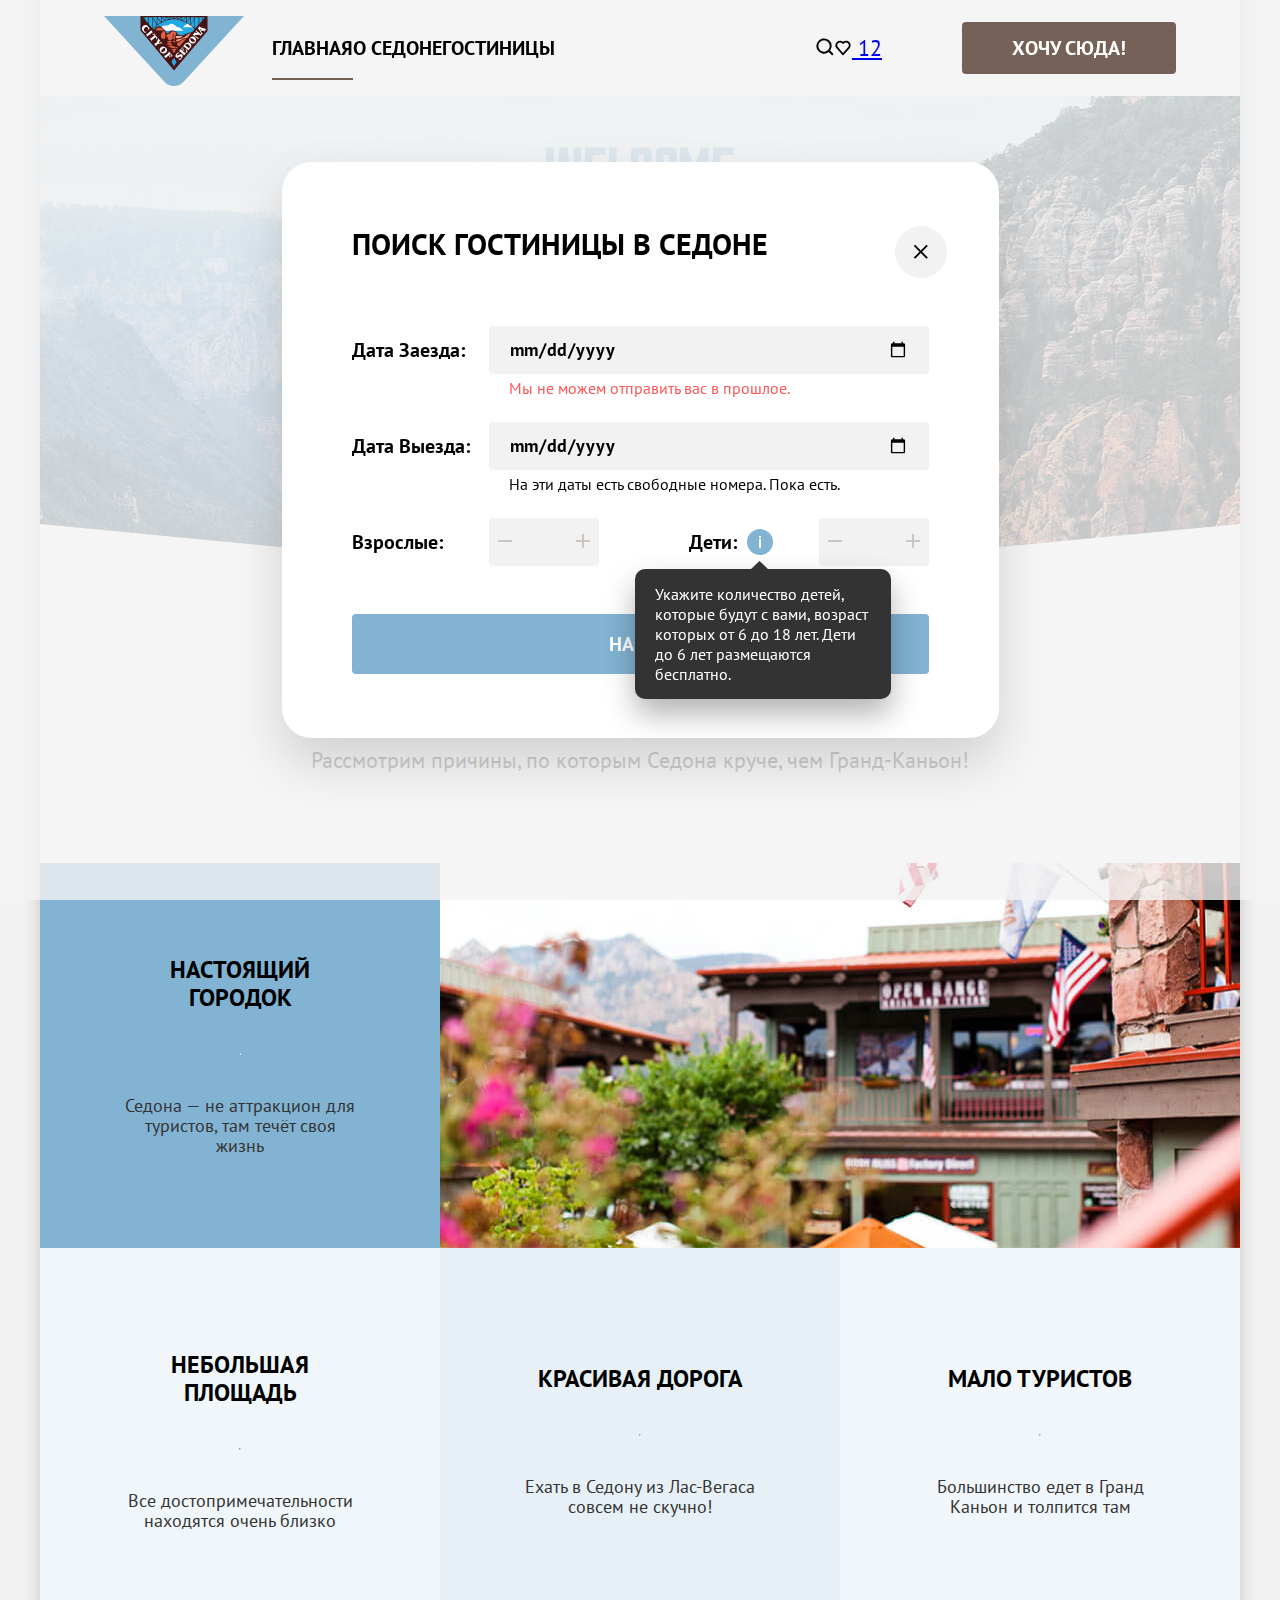
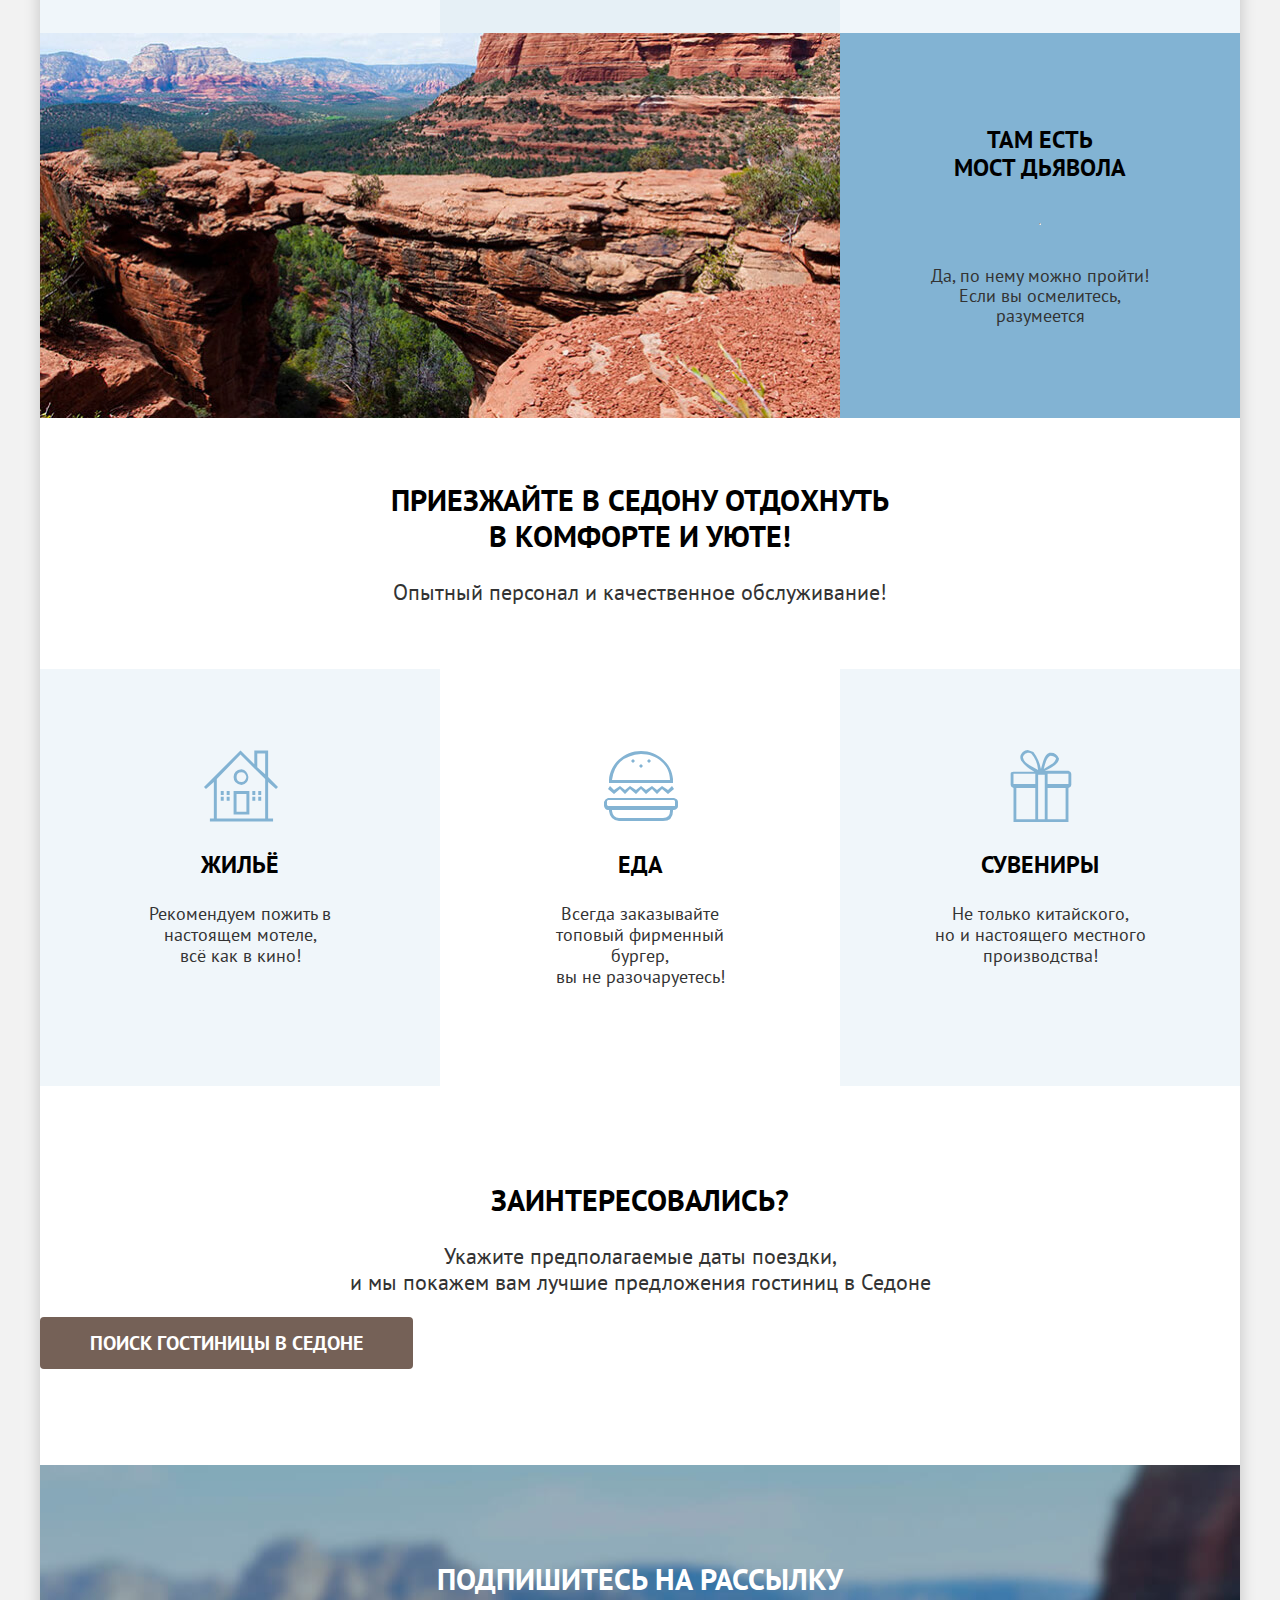
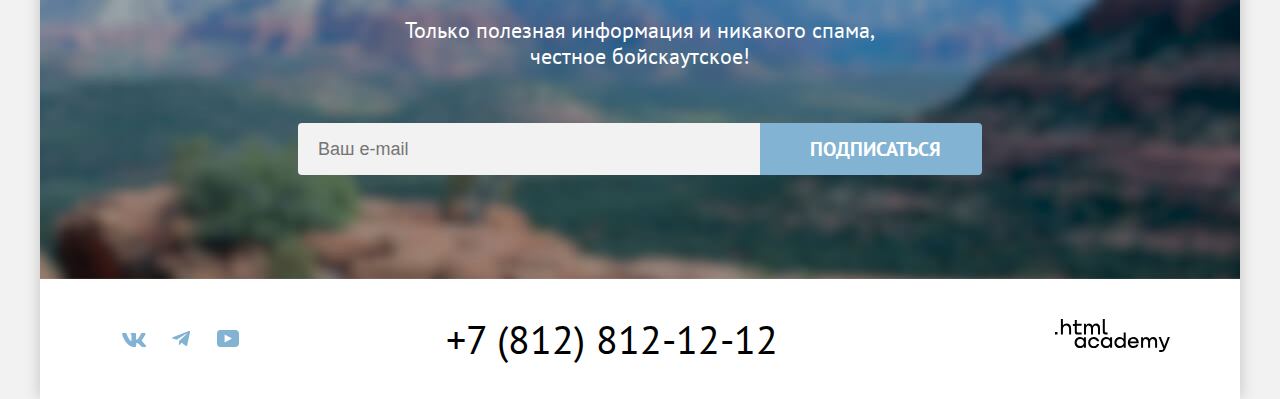
<file: index.html>
<!DOCTYPE html>
<html lang="ru">

  <head>
    <meta charset="utf-8">
    <title>HTML Academy: Sedona</title>

    <link rel="stylesheet" href="styles/button-styles.css">
    <link rel="stylesheet" href="styles/modal.css">
    <link rel="stylesheet" href="styles/styles.css">
  </head>

  <body>
    <header class="page-header">
      <nav class="navigation">
        <a class="navigation-logo-link" href="index.html" aria-current="page">
          <img class="navigation-logo" src="images/logo sedona.svg" width="140" height="70" alt="Логотип Sedona">
        </a>
        <ul class="navigation-list">
          <li class="navigation-item">
            <a class="navigation-link navigation-link-current" href="index.html" aria-current="page">Главная</a>
          </li>
          <li class="navigation-item">
            <a class="navigation-link" href="#">О Седоне</a>
          </li>
          <li class="navigation-item">
            <a class="navigation-link" href="catalog.html">Гостиницы</a>
          </li>
        </ul>

        <ul class="navigation-user-list">
          <li class="navigation-user-item">
            <a class="navigation-user-link" href="#">
              <span class="visually-hidden">Поиск</span>
              <img class="navigation-user-icon" src="images/search.svg" width="19" height="19" alt="Поиск">
            </a>
          </li>
          <li class="navigation-user-item">
            <a class="navigation-user-link" href="#">
              <span class="visually-hidden">В избранном:</span>
              <img class="navigation-user-icon" src="images/heart.svg" width="18" height="17" alt="Избранное">
              <span class="count">12</span>
            </a>
          </li>
        </ul>

        <ul class="navigation-button-list">
          <li class="navigation-button-item">
            <a class="button navigation-button" href="#">Хочу сюда!</a>
          </li>
        </ul>
      </nav>
    </header>

    <main class="main-index">
      <section class="hero">
        <h1 class="visually-hidden">Седона</h1>
        <img class="hero-title" src="images/welcome.svg" width="458" height="352"
          alt="Welcome to the gorgeous Sedona, because the Grand Canyon sucks!">
      </section>

      <section class="advantages">
        <div class="advantages-intro">
          <h2 class="advantages-title">Седона — небольшой городок в Аризоне, <br>заслуживающий большего!</h2>
          <p class="advantages-description">Рассмотрим причины, по которым Седона круче, чем Гранд-Каньон!</p>
        </div>
        <ul class="advantages-list">
          <li class="advantages-item">
            <div class="advantages-item-text">
              <h3 class="advantages-item-title">Настоящий городок</h3>
              <hr class="advantages-line">
              <p class="advantages-item-description">Седона — не аттракцион для туристов, там течёт своя жизнь</p>
            </div>
            <img class="advantages-item-picture" src="images/true city.jpg" width="800" height="385"
              alt="Часть города Седона">
          </li>
          <li class="advantages-item">
            <div class="advantages-item-text">
              <h3 class="advantages-item-title">Небольшая площадь</h3>
              <hr class="advantages-line">
              <p class="advantages-item-description">Все достопримечательности <br>находятся очень близко</p>
            </div>
          </li>
          <li class="advantages-item">
            <div class="advantages-item-text">
              <h3 class="advantages-item-title">Красивая дорога</h3>
              <hr class="advantages-line">
              <p class="advantages-item-description">Ехать в Седону из Лас-Вегаса <br>совсем не скучно!</p>
            </div>
          </li>
          <li class="advantages-item">
            <div class="advantages-item-text">
              <h3 class="advantages-item-title">Мало туристов</h3>
              <hr class="advantages-line">
              <p class="advantages-item-description">Большинство едет в Гранд <br>Каньон и толпится там</p>
            </div>
          </li>
          <li class="advantages-item">
            <img class="advantages-item-picture" src="images/diablo brige.jpg" width="800" height="385"
              alt="Мост дьявола">
            <div class="advantages-item-text">
              <h3 class="advantages-item-title">Там есть <br>мост дьявола</h3>
              <hr class="advantages-line">
              <p class="advantages-item-description">Да, по нему можно пройти! Если вы осмелитесь, разумеется</p>
            </div>
          </li>
        </ul>
      </section>

      <section class="services">
        <div class="services-intro">
          <h2 class="services-title">Приезжайте в Седону отдохнуть <br>в комфорте и уюте!</h2>
          <p class="services-description">Опытный персонал и качественное обслуживание!</p>
        </div>
        <ul class="services-list">
          <li class="services-item">
            <img class="services-icons" src="images/House.svg" width="75" height="72" alt="Уют">
            <h3 class="services-item-title">Жильё</h3>
            <p class="services-item-description">Рекомендуем пожить в настоящем мотеле, <br>всё как в кино!</p>
          </li>
          <li class="services-item">
            <img class="services-icons" src="images/Burger.svg" width="75" height="72" alt="Бургер">
            <h3 class="services-item-title">Еда</h3>
            <p class="services-item-description">Всегда заказывайте топовый фирменный бургер, <br>вы не разочаруетесь!
            </p>
          </li>
          <li class="services-item">
            <img class="services-icons" src="images/Gift-icon.svg" width="75" height="72" alt="Сувенир">
            <h3 class="services-item-title">Сувениры</h3>
            <p class="services-item-description">Не только китайского, <br>но и настоящего местного производства!</p>
          </li>
        </ul>
      </section>

      <section class="booking">
        <h2 class="booking-title">Заинтересовались?</h2>
        <p class="booking-description">Укажите предполагаемые даты поездки, <br>и мы покажем вам лучшие предложения
          гостиниц в Седоне</p>
        <button class="button booking-button" type="button">Поиск гостиницы в Седоне</button>
      </section>

      <section class="subscribe subscribe-with-bg">
        <h2 class="subscribe-title">Подпишитесь на рассылку</h2>
        <p class="subscribe-description">Только полезная информация и никакого спама, <br>честное бойскаутское!</p>
        <form class="subscribe-form" action="https://echo.htmlacademy.ru/" method="post">
          <label class="visually-hidden" for="user-email">Укажите ваш e-mail</label>
          <input class="subscribe-input" type="email" name="user-email" id="user-email" placeholder="Ваш e-mail"
            required>
          <button class="button secondary subscribe-button" type="submit">Подписаться</button>
        </form>
      </section>
    </main>


    <footer class="page-footer">
      <div class="page-footer-container">
        <div class="footer-social-block">
          <h3 class="visually-hidden">Социальные сети</h3>
          <ul class="social-list">
            <li class="social-item">
              <a class="button-social" href="https://vk.com/htmlacademy">
                <span class="visually-hidden">vk</span>
                <svg class="social-svg" xmlns="http://www.w3.org/2000/svg" width="24" height="14" fill="none"
                  viewBox="0 0 24 14">
                  <path fill="#83b3d3" fill-rule="evenodd"
                    d="M23.5 1q.3-1-.8-1H20q-1 0-1.1.7S17.6 4 15.7 6q-1 .8-1.3.8T14 6V.9q0-.9-.7-.9H9.2q-.7 0-.7.6c0 .6 1 .8 1 2.5V7q0 1.1-.5 1c-.9 0-3-3.2-4.3-6.9q-.2-1-1.2-1H1q-1 0-.9.7c0 .7.9 4.1 4.1 8.6 2.2 3 5.3 4.7 8 4.7 1.7 0 2-.4 2-1v-2.3q-.1-1 .6-.9c.4 0 1 .2 2.6 1.7 1.8 1.7 2.1 2.5 3.1 2.5H23q1.3 0 1-1.1-.5-1.1-2.3-3L20 8q-.5-.6 0-1.1s3.2-4.4 3.5-6"
                    clip-rule="evenodd" />
                </svg>
              </a>
            </li>
            <li class="social-item">
              <a class="button-social" href="https://t.me/htmlacademy ">
                <span class="visually-hidden">telegram</span>
                <svg class="social-svg" xmlns="http://www.w3.org/2000/svg" width="18" height="16" fill="none"
                  viewBox="0 0 18 16">
                  <path fill="#83b3d3"
                    d="M16.8.1.8 6.2Q-.6 7 .6 7.6l4.1 1.2 9.5-6q1-.2.5.2l-7.6 7-.3 4.2q.5 0 .8-.4l2-2 4.1 3q1.2.8 1.5-.6L18 1.4c.3-1.1-.4-1.6-1.1-1.3" />
                </svg>
              </a>
            </li>
            <li class="social-item">
              <a class="button-social" href="https://www.youtube.com/user/htmlacademyru">
                <span class="visually-hidden">youtube</span>
                <svg class="social-svg" xmlns="http://www.w3.org/2000/svg" width="22" height="17" fill="none"
                  viewBox="0 0 22 17">
                  <path fill="#83b3d3"
                    d="M18.6 0H3.2C1.3 0 0 1.6 0 3.4v10c0 2 1.3 3.6 3.2 3.6h15.6c1.7 0 3.2-1.6 3.2-3.4V3.4C21.8 1.6 20.5 0 18.6 0m-11 12.5v-8l7.4 4z" />
                </svg>
              </a>
            </li>
          </ul>
        </div>
        <div class="footer-tel-block">
          <h3 class="visually-hidden">Телефон</h3>
          <a class="phone-number" href="tel:+78128121212">+7 (812) 812-12-12</a>
        </div>
        <div class="footer-academy-block">
          <h3 class="visually-hidden">Сайт академии</h3>
          <a class="htmlacademy-link" href="https://echo.htmlacademy.ru/">
            <svg class="logo-html-academy" xmlns="http://www.w3.org/2000/svg" width="115" height="33" fill="none"
              viewBox="0 0 115 33">
              <path fill="#000"
                d="M0 12.9v2.6h2.5v-2.6zM11.6 4.5Q9.2 4.6 8 6.2h-.1V0h-2v15.5h2v-5.3c0-2.1 1.3-3.6 3.3-3.6 1.8 0 2.9 1.4 2.9 3.2v5.7h2V9.4c.1-3-1.8-4.9-4.5-4.9M26.6 4.8h-4.8V1.1h-2v3.8h-1.9v2h1.9v6q0 2.6 2.7 2.7h4.1v-2h-3.7q-1 0-1.1-1.1V6.8h4.8zM41.1 4.6q-2.5 0-3.5 2.1h-.1a4 4 0 0 0-3.4-2.1Q32 4.8 31 6.4h-.1V4.8H29v10.6h2V10c0-2 1-3.5 2.6-3.5q2.3.1 2.4 2.6v6.3h2V9.8c0-2.4 1.4-3.3 2.6-3.3q2.3.1 2.4 2.6v6.3h2V8.9c.1-2.5-1.4-4.3-3.9-4.3M47.8 12.7q0 2.6 2.8 2.7h2v-2h-1.7q-1 0-1.1-1.1V0h-2zM28.9 19.7a5 5 0 0 0-3.9-1.8c-3.1 0-5.4 2.3-5.4 5.6s2.3 5.6 5.4 5.6q2.7-.1 3.8-1.9h.1v1.6h2V18.2h-2zm-3.6 7.4a3.5 3.5 0 0 1-3.6-3.6c0-2 1.4-3.6 3.6-3.6s3.6 1.6 3.6 3.6c0 1.9-1.4 3.6-3.6 3.6M44.2 22c-.5-2.4-2.6-4.1-5.4-4.1a5.4 5.4 0 0 0-5.6 5.6c0 3.1 2.2 5.6 5.6 5.6 2.8 0 4.9-1.8 5.4-4.2h-2.1a3.4 3.4 0 0 1-3.3 2.3 3.5 3.5 0 0 1-3.6-3.6c0-2 1.4-3.6 3.6-3.6q2.5.2 3.3 2.2h2.1zM55.1 19.7a5 5 0 0 0-3.9-1.8c-3.1 0-5.4 2.3-5.4 5.6s2.3 5.6 5.4 5.6q2.7-.1 3.8-1.9h.1v1.6h2V18.2h-2zm-3.6 7.4a3.5 3.5 0 0 1-3.6-3.6c0-2 1.4-3.6 3.6-3.6s3.6 1.6 3.6 3.6c0 1.9-1.5 3.6-3.6 3.6M68.7 19.8a5 5 0 0 0-3.9-1.9c-3.1 0-5.4 2.3-5.4 5.6s2.2 5.6 5.4 5.6q2.6-.1 3.8-1.8h.1v1.5h2V13.4h-2zm-3.6 7.3a3.5 3.5 0 0 1-3.6-3.6c0-2 1.4-3.6 3.6-3.6s3.6 1.6 3.6 3.6c-.1 2-1.5 3.6-3.6 3.6M78.3 17.9a5.4 5.4 0 0 0-5.5 5.6c0 3 2.1 5.6 5.5 5.6 2.5 0 4.5-1.3 5.2-3.6h-2.1q-.8 1.6-3 1.6c-1.9 0-3.3-1.3-3.4-2.9h8.8c.2-3.6-2-6.3-5.5-6.3m0 1.9q2.7.1 3.3 2.6h-6.5a3 3 0 0 1 3.2-2.6M98.2 17.9a4 4 0 0 0-3.6 2h-.1q-1-1.9-3.4-2-2.2 0-3.1 1.8v-1.5h-1.9v10.6h2v-5.4q.1-3.2 2.6-3.5 2.3.1 2.4 2.6v6.3h2v-5.6c0-2.4 1.4-3.3 2.6-3.3q2.3.1 2.4 2.6v6.3h2v-6.5c.1-2.6-1.4-4.4-3.9-4.4M109.4 27l-3.6-8.9h-2.2l4.8 11.6q-.3 1.3-1.7 1.2h-2.5v2h2.5q2.6 0 3.5-2.6l4.7-12.2h-2.1z" />
            </svg>
          </a>
        </div>
      </div>
    </footer>

    <div class="modal-container">
      <div class="modal modal-booking">
        <button class="modal-close-button">
          <span class="visually-hidden">Закрыть</span>
        </button>
        <section class="modal-content">
          <h2 class="modal-title">Поиск гостиницы в Седоне</h2>
          <form class="booking-form">
            <div class="start-date-container">
              <h3 class="booking-input-title">Дата заезда:</h3>
              <label class="visually-hidden" for="start-date">Дата заезда</label>
              <input class="date-field past-date" placeholder="" type="date" name="start-date" id="start-date" required>
            </div>

            <div class="end-date-container">
              <h3 class="booking-input-title">Дата выезда:</h3>
              <label class="visually-hidden">Дата выезда</label>
              <input class="date-field available" placeholder="" type="date" name="end-date" id="end-date" required>
            </div>

            <div class="people-container">
              <div class="adults-container">
                <h3 class="booking-input-title">Взрослые:</h3>
                <label class="visually-hidden">Взрослые</label>
                <div class="counter">
                  <button class="counter-button minus-button"><svg width="20" height="20" viewBox="0 0 20 20"
                      fill="none" xmlns="http://www.w3.org/2000/svg">
                      <path d="M3 9V11H17V9H3Z" fill="#756157" fill-opacity="0.3" />
                    </svg></button>
                  <input class="counter-number" type="number" name="counter-number" id="counter-number">
                  <button class="counter-button plus-button"><svg width="20" height="20" viewBox="0 0 20 20" fill="none"
                      xmlns="http://www.w3.org/2000/svg">
                      <path d="M17 9H11V3H9V9H3V11H9V17H11V11H17V9Z" fill="#756157" fill-opacity="0.3" />
                    </svg></button>
                </div>
              </div>

              <div class="children-container">
                <h3 class="booking-input-title">Дети:</h3>
                <div class="tooltip">
                  <button class="tooltip-toggle" type="button">
                    <svg class="info-svg" width="26" height="26" viewBox="0 0 26 26" fill="none"
                      xmlns="http://www.w3.org/2000/svg">
                      <circle cx="13" cy="13" r="13" fill="#83B3D3" />
                      <path fill-rule="evenodd" clip-rule="evenodd" d="M12 7H14V9H12V7ZM14 19H12V10H14V19Z"
                        fill="white" />
                    </svg>
                  </button>
                  <span class="tooltip-text">
                    Укажите количество детей, которые будут с вами, возраст которых от 6 до 18 лет. Дети до 6 лет
                    размещаются бесплатно.
                  </span>
                </div>
                <label class="visually-hidden">Дети</label>
                <div class="counter">
                  <button class="counter-button minus-button"><svg width="20" height="20" viewBox="0 0 20 20"
                      fill="none" xmlns="http://www.w3.org/2000/svg">
                      <path d="M3 9V11H17V9H3Z" fill="#756157" fill-opacity="0.3" />
                    </svg></button>
                  <input class="counter-number" type="number" name="counter-number" id="counter-number">
                  <button class="counter-button plus-button"><svg width="20" height="20" viewBox="0 0 20 20" fill="none"
                      xmlns="http://www.w3.org/2000/svg">
                      <path d="M17 9H11V3H9V9H3V11H9V17H11V11H17V9Z" fill="#756157" fill-opacity="0.3" />
                    </svg></button>
                </div>
              </div>
            </div>

            <button class="button secondary booking-search-button" type="submit">Найти</button>
          </form>
        </section>
      </div>
    </div>

  </body>

</html>
</file>
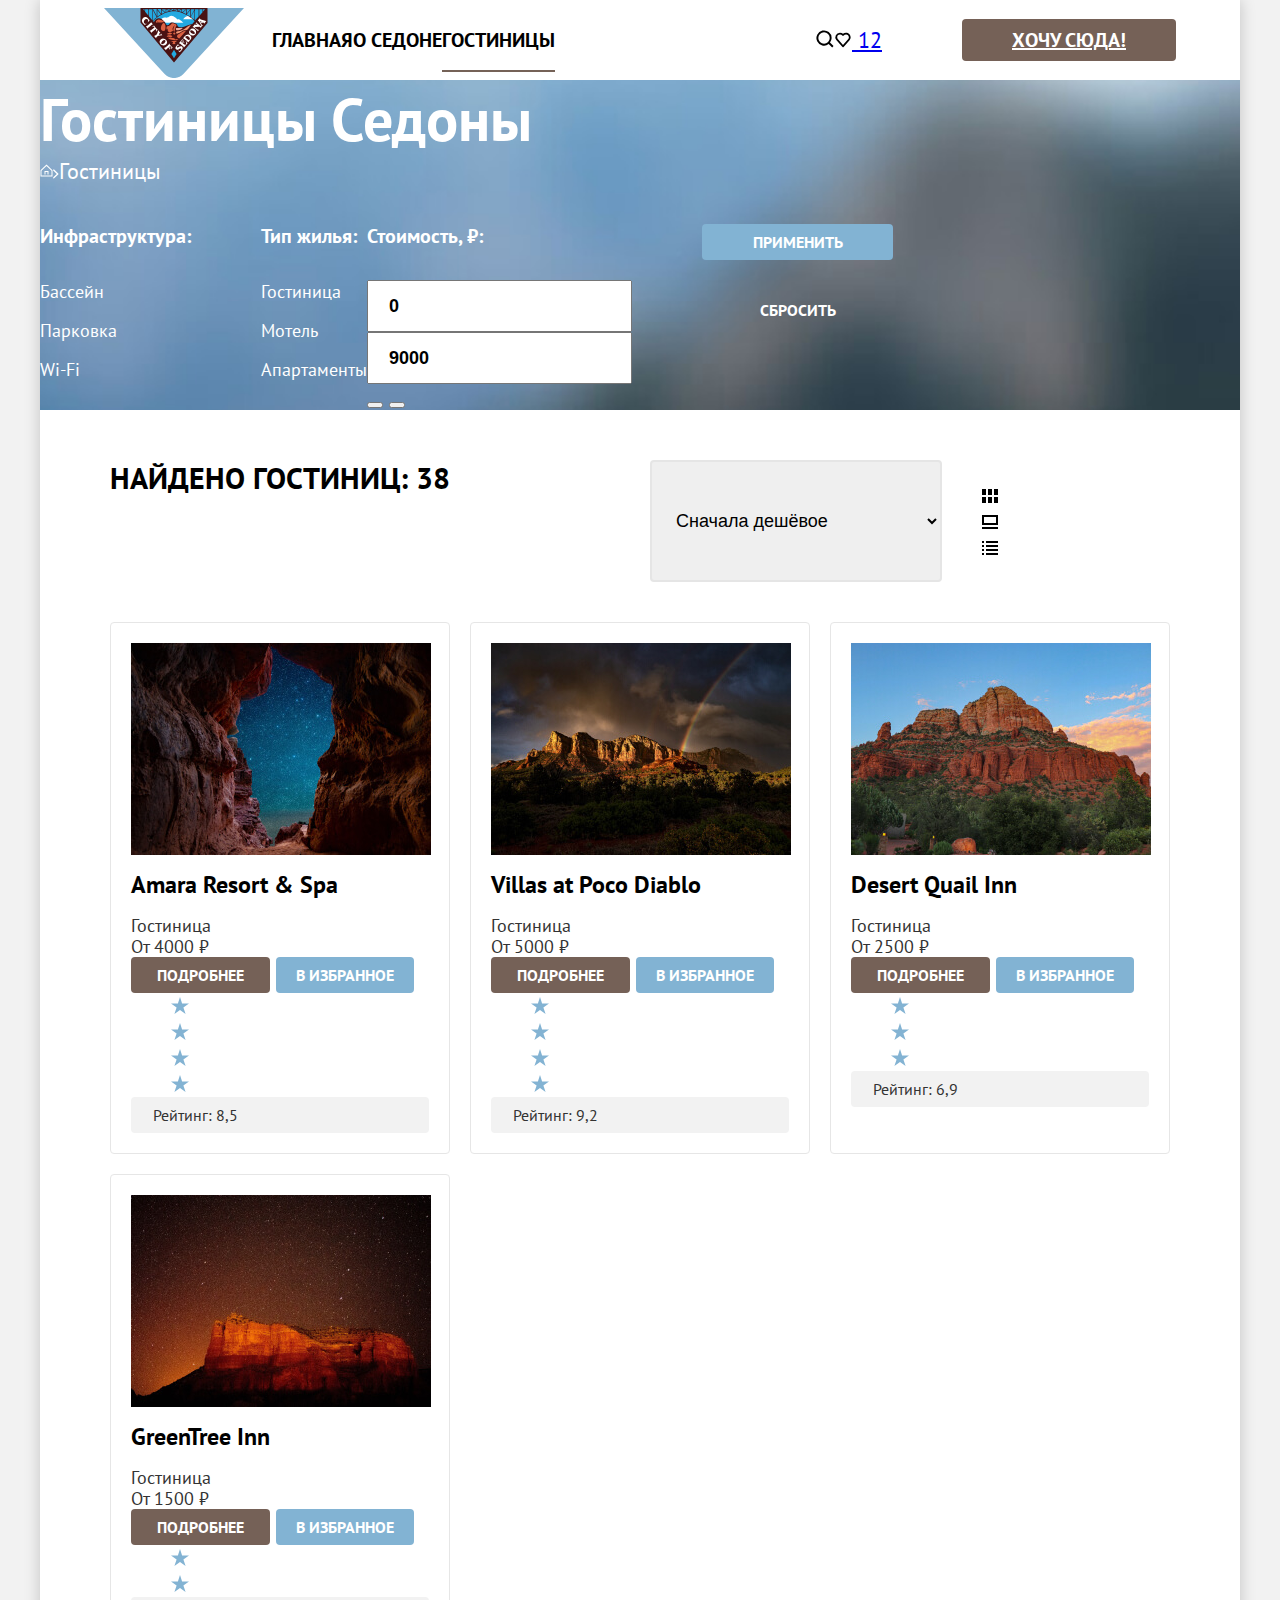
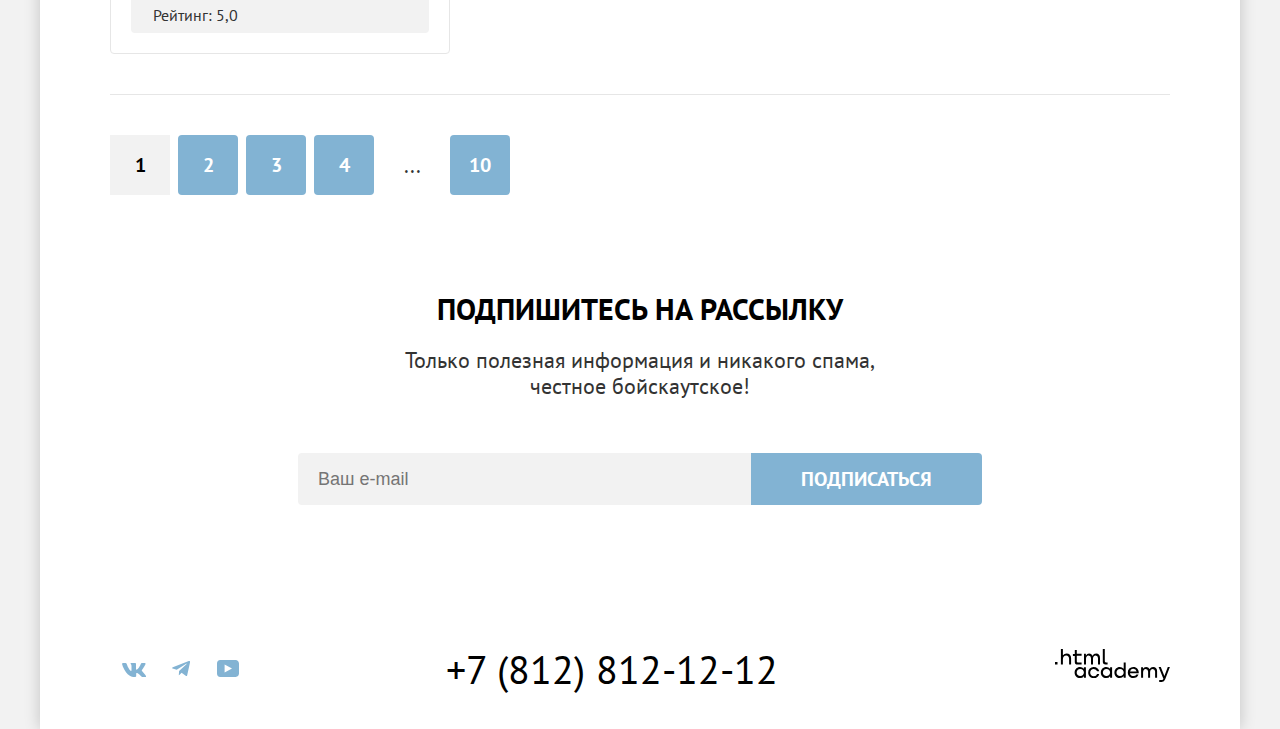
<file: catalog.html>
<!DOCTYPE html>
<html lang="ru">

  <head>
    <meta charset="utf-8">
    <title>HTML Academy: Sedona</title>

    <link rel="stylesheet" href="styles/styles.css">
  </head>

  <body>
    <header class="page-header">
      <nav class="navigation">
        <a class="navigation-logo-link" href="index.html" aria-current="page">
          <img class="navigation-logo" src="images/logo sedona.svg" width="140" height="70" alt="Логотип Sedona">
        </a>
        <ul class="navigation-list">
          <li class="navigation-item">
            <a class="navigation-link" href="index.html">Главная</a>
          </li>
          <li class="navigation-item">
            <a class="navigation-link" href="#">О Седоне</a>
          </li>
          <li class="navigation-item">
            <a class="navigation-link navigation-link-current" href="catalog.html" aria-current="page">Гостиницы</a>
          </li>
        </ul>

        <ul class="navigation-user-list">
          <li class="navigation-user-item">
            <a class="navigation-user-link" href="#">
              <span class="visually-hidden">Поиск</span>
              <img class="navigation-user-icon" src="images/search.svg" width="19" height="19" alt="Поиск">
            </a>
          </li>
          <li class="navigation-user-item">
            <a class="navigation-user-link" href="#">
              <span class="visually-hidden">В избранном:</span>
              <img class="navigation-user-icon" src="images/heart.svg" width="18" height="17" alt="Избранное">
              <span class="count">12</span>
            </a>
          </li>
        </ul>

        <ul class="navigation-button-list">
          <li class="navigation-button-item">
            <a class="button navigation-button" href="#">Хочу сюда!</a>
          </li>
        </ul>
      </nav>
    </header>

    <main class="main-catalog">
      <div class="first-inner-block">
        <header class="inner-header">
          <h1 class="inner-header-title">Гостиницы Седоны</h1>
          <ul class="breadcrumbs-list">
            <li class="breadcrumbs-item">
              <a class="breadcrumbs-link" href="index.html">
                <span class="visually-hidden">Главная</span>
                <img class="breadcrumbs-icon" src="images/home.svg" width="13" height="15" alt="На главную">
              </a>
            </li>
            <li class="breadcrumbs-item">
              <img class="breadcrumbs-icon" src="images/breadcrumbs-arrow.svg" width="6.4" height="10" alt="На главную">
            </li>
            <li class="breadcrumbs-item">
              <a class="breadcrumbs-link" href="#" aria-current="page">Гостиницы</a>
            </li>
          </ul>
        </header>

        <section class="filters">
          <h2 class="visually-hidden">Фильтр бронирования</h2>
          <form class="booking-filter" action="https://echo.htmlacademy.ru/" method="get">

            <fieldset class="booking-filter-group services-filter">
              <legend class="booking-filter-title">Инфраструктура:</legend>
              <ul class="booking-filter-list">
                <li class="booking-filter-item">
                  <label class="control">
                    <input class="visually-hidden control-input" type="checkbox" name="swimmingpool" checked>
                    <span class="control-mark"></span>
                    <span class="control-label">Бассейн</span>
                  </label>
                </li>
                <li class="booking-filter-item">
                  <label class="control">
                    <input class="visually-hidden control-input" type="checkbox" name="parking" checked>
                    <span class="control-mark"></span>
                    <span class="control-label">Парковка</span>
                  </label>
                </li>
                <li class="booking-filter-item">
                  <label class="control">
                    <input class="visually-hidden control-input" type="checkbox" name="wi-fi">
                    <span class="control-mark"></span>
                    <span class="control-label">Wi-Fi</span>
                  </label>
                </li>
              </ul>
            </fieldset>
            <fieldset class="booking-filter-group type-filter">
              <legend class="booking-filter-title">Тип жилья:</legend>
              <ul class="booking-filter-list">
                <li class="booking-filter-item">
                  <label class="control">
                    <input class="visually-hidden control-input" type="radio" name="product-group" value="hotel"
                      checked>
                    <span class="control-mark"></span>
                    <span class="control-label">Гостиница</span>
                  </label>
                </li>
                <li class="booking-filter-item">
                  <label class="control">
                    <input class="visually-hidden control-input" type="radio" name="product-group" value="motel">
                    <span class="control-mark"></span>
                    <span class="control-label">Мотель</span>
                  </label>
                </li>
                <li class="booking-filter-item">
                  <label class="control">
                    <input class="visually-hidden control-input" type="radio" name="product-group" value="apartments">
                    <span class="control-mark"></span>
                    <span class="control-label">Апартаменты</span>
                  </label>
                </li>
              </ul>
            </fieldset>

            <fieldset class="booking-filter-group price-filter">
              <legend class="booking-filter-title">Стоимость, ₽:</legend>
              <div class="range">
                <div class="price-input-container">
                  <div class="min-price-container">
                    <label class="visually-hidden price-label" for="min-price" class="visually-hidden">от</label>
                    <input class="control-input price-input min-price-input" type="number" name="min-price"
                      id="min-price" value="0">
                  </div>
                  <div class="max-price-container">
                    <label class="visually-hidden price-label" for="max-price" class="visually-hidden">до</label>
                    <input class="control-input price-input max-price-input" type="number" name="max-price"
                      id="max-price" value="9000">
                  </div>
                </div>
                <div class="range-scale">
                  <div class="range-bar">
                    <button class="range-toggle toggle-min">
                      <span class="visually-hidden">Изменить минимальную цену</span>
                    </button>
                    <button class="range-toggle toggle-max">
                      <span class="visually-hidden">Изменить максимальную цену</span>
                    </button>
                  </div>
                </div>
              </div>

            </fieldset>

            <div class="filter-buttons">
              <button class="button choose-button" type="submit">Применить</button>
              <button class="button undone-button" type="reset">Сбросить</button>
            </div>
          </form>
        </section>
      </div>


      <section class="results">
        <div class="results-header">
          <h2 class="results-title">Найдено гостиниц: 38</h2>
          <select class="select-control" aria-label="Сортировка">
            <option value="cheap">Сначала дешёвое</option>
            <option value="expensive">Сначала дорогое</option>
            <option value="popular">Сначала популярное</option>
          </select>
          <ul class="sort-list">
            <li class="sort-item">
              <a class="sort sort-current" href="catalog.html?view=tile">
                <span class="visually-hidden">Плитка</span>
                <img class="sort-icon" src="images/tile-view.svg" alt="Плитка" width="16" height="14">
              </a>
            </li>
            <li class="sort-item">
              <a class="sort" href="catalog.html?view=card">
                <span class="visually-hidden">Карточка</span>
                <img class="sort-icon" src="images/card-view.svg" alt="Карточка" width="16" height="14">
              </a>
            </li>
            <li class="sort-item">
              <a class="sort" href="catalog.html?view=list">
                <span class="visually-hidden">Список</span>
                <img class="sort-icon" src="images/list-view.svg" alt="Список" width="16" height="14">
              </a>
            </li>
          </ul>
        </div>

        <ul class="hotel-list">
          <li class="hotel-card">
            <a class="hotel-card-link" href="#">
              <img class="hotel-card-image" src="images/Amara Resort & Spa.jpg" width="300" height="212"
                alt="Ущелье с видом на звезды">
              <h3 class="hotel-card-title">Amara Resort & Spa</h3>
            </a>
            <div class="card-description-container">
              <p class="hotel-card-type">Гостиница</p>
              <p class="hotel-card-price">От 4000 ₽</p>
              <a class="button show-more" href="#">подробнее</a>
              <button class="button add-to-favorits" type="button">в избранное</button>
              <ul class="raiting-stars">
                <li class="raiting-star"><img class="star" src="images/star.svg" width="18" height="17" alt="Звезда">
                </li>
                <li class="raiting-star"><img class="star" src="images/star.svg" width="18" height="17" alt="Звезда">
                </li>
                <li class="raiting-star"><img class="star" src="images/star.svg" width="18" height="17" alt="Звезда">
                </li>
                <li class="raiting-star"><img class="star" src="images/star.svg" width="18" height="17" alt="Звезда">
                </li>
                <li class="raiting-star visually-hidden"><img class="star" src="images/star.svg" width="18" height="17"
                    alt="Звезда"></li>
              </ul>
              <p class="raiting">Рейтинг: 8,5</p>
            </div>
          </li>
          <li class="hotel-card">
            <a class="hotel-card-link" href="#">
              <img class="hotel-card-image" src="images/Villas at Poco Diablo.jpg" width="300" height="212"
                alt="Скала на фоне радуги">
              <h3 class="hotel-card-title">Villas at Poco Diablo</h3>
            </a>
            <div class="card-description-container">
              <p class="hotel-card-type">Гостиница</p>
              <p class="hotel-card-price">От 5000 ₽</p>
              <a class="button show-more" href="#">подробнее</a>
              <button class="button add-to-favorits added" type="button">в избранное</button>
              <ul class="raiting-stars">
                <li class="raiting-star"><img class="star" src="images/star.svg" width="18" height="17" alt="Звезда">
                </li>
                <li class="raiting-star"><img class="star" src="images/star.svg" width="18" height="17" alt="Звезда">
                </li>
                <li class="raiting-star"><img class="star" src="images/star.svg" width="18" height="17" alt="Звезда">
                </li>
                <li class="raiting-star"><img class="star" src="images/star.svg" width="18" height="17" alt="Звезда">
                </li>
                <li class="raiting-star visually-hidden"><img class="star" src="images/star.svg" width="18" height="17"
                    alt="Звезда"></li>
              </ul>
              <p class="raiting">Рейтинг: 9,2</p>
            </div>
          </li>
          <li class="hotel-card">
            <a class="hotel-card-link" href="#">
              <img class="hotel-card-image" src="images/Desert Quail Inn.jpg" width="300" height="212" alt="Скала днём">
              <h3 class="hotel-card-title">Desert Quail Inn</h3>
            </a>
            <div class="card-description-container">
              <p class="hotel-card-type">Гостиница</p>
              <p class="hotel-card-price">От 2500 ₽</p>
              <a class="button show-more" href="#">подробнее</a>
              <button class="button add-to-favorits" type="button">в избранное</button>

              <ul class="raiting-stars">
                <li class="raiting-star"><img class="star" src="images/star.svg" width="18" height="17" alt="Звезда">
                </li>
                <li class="raiting-star"><img class="star" src="images/star.svg" width="18" height="17" alt="Звезда">
                </li>
                <li class="raiting-star"><img class="star" src="images/star.svg" width="18" height="17" alt="Звезда">
                </li>
                <li class="raiting-star visually-hidden"><img class="star" src="images/star.svg" width="18" height="17"
                    alt="Звезда"></li>
                <li class="raiting-star visually-hidden"><img class="star" src="images/star.svg" width="18" height="17"
                    alt="Звезда"></li>
              </ul>
              <p class="raiting">Рейтинг: 6,9</p>
            </div>
          </li>
          <li class="hotel-card">
            <a class="hotel-card-link" href="#">
              <img class="hotel-card-image" src="images/GreenTree Inn.jpg" width="300" height="212"
                alt="Скала с крутым обрывом на фоне ночного неба">
              <h3 class="hotel-card-title">GreenTree Inn</h3>
            </a>
            <div class="card-description-container">
              <p class="hotel-card-type">Гостиница</p>
              <p class="hotel-card-price">От 1500 ₽</p>
              <a class="button show-more" href="#">подробнее</a>
              <button class="button add-to-favorits" type="button">в избранное</button>
              <ul class="raiting-stars">
                <li class="raiting-star"><img class="star" src="images/star.svg" width="18" height="17" alt="Звезда">
                </li>
                <li class="raiting-star"><img class="star" src="images/star.svg" width="18" height="17" alt="Звезда">
                </li>
                <li class="raiting-star visually-hidden"><img class="star" src="images/star.svg" width="18" height="17"
                    alt="Звезда"></li>
                <li class="raiting-star visually-hidden"><img class="star" src="images/star.svg" width="18" height="17"
                    alt="Звезда"></li>
                <li class="raiting-star visually-hidden"><img class="star" src="images/star.svg" width="18" height="17"
                    alt="Звезда"></li>
              </ul>
              <p class="raiting">Рейтинг: 5,0</p>
            </div>
          </li>
        </ul>

        <ul class="pagination-list">
          <li class="pagination-item pagination-current">
            <a class="button pagination-link pagination-current" href="#" aria-current="page">1</a>
          </li>
          <li class="pagination-item">
            <a class="button pagination-link" href="#">2</a>
          </li>
          <li class="pagination-item">
            <a class="button pagination-link" href="#">3</a>
          </li>
          <li class="pagination-item">
            <a class="button pagination-link" href="#">4</a>
          </li>
          <li class="pagination-item">
            <span class="pagination-dots">...</span>
          </li>
          <li class="pagination-item">
            <a class="button pagination-link" href="#">10</a>
          </li>
        </ul>
      </section>

      <section class="subscribe">
        <h2 class="subscribe-title">Подпишитесь на рассылку</h2>
        <p class="subscribe-description">Только полезная информация и никакого спама, <br>честное бойскаутское!</p>
        <form class="subscribe-form" action="https://echo.htmlacademy.ru/" method="post">
          <label class="visually-hidden" for="user-email">Укажите ваш e-mail</label>
          <input class="subscribe-input" type="email" name="user-email" id="user-email" placeholder="Ваш e-mail"
            required>
          <button class="button subscribe-button" type="submit">Подписаться</button>
        </form>
      </section>
    </main>

    <footer class="page-footer">
      <div class="page-footer-container">
        <div class="footer-social-block">
          <h3 class="visually-hidden">Социальные сети</h3>
          <ul class="social-list">
            <li class="social-item">
              <a class="button-social" href="https://vk.com/htmlacademy">
                <span class="visually-hidden">vk</span>
                <img src="images/social-vk.svg">
              </a>
            </li>
            <li class="social-item">
              <a class="button-social" href="https://t.me/htmlacademy ">
                <span class="visually-hidden">telegram</span>
                <img src="images/social-tg.svg">
              </a>
            </li>
            <li class="social-item">
              <a class="button-social" href="https://www.youtube.com/user/htmlacademyru">
                <span class="visually-hidden">youtube</span>
                <img src="images/social-yt.svg">
              </a>
            </li>
          </ul>
        </div>
        <div class="footer-tel-block">
          <h3 class="visually-hidden">Телефон</h3>
          <a class="phone-number" href="tel:+78128121212">+7 (812) 812-12-12</a>
        </div>
        <div class="footer-academy-block">
          <h3 class="visually-hidden">Сайт академии</h3>
          <a class="htmlacademy-link" href="https://echo.htmlacademy.ru/">
            <img class="logo-html-academy" src="images/Logo-html-academy.svg" width="115" height="33"
              alt="logo-html-academy">
          </a>
        </div>
      </div>
    </footer>

  </body>

</html>
</file>
<file: styles/button-styles.css>
.button {
  margin: 0;
  padding: 0;
  font-family: "PT Sans", sans-serif;
  font-size: 20px;
  line-height: 36px;
  font-weight: 700;
  text-decoration: none;
  text-transform: uppercase;
  color: #fff;
  background-color: #756157;
  border: 0;
  border-radius: 4px;
  cursor: pointer;
  text-align: center;
  align-content: center;
  display: block;
  overflow: hidden;
}

.button:hover,
.button:focus {
  background-color: #615048;
}

.button:active {
  color: rgba(255, 255, 255, 0.30);
}

.button:disabled {
  background-color: #E5E5E5;
}

.button.secondary {
  background-color: #82B3D3;
}

.button.secondary:hover,
.button.secondary:focus {
  background-color: #68A2CA;
}

.button.accepted {
  background-color: #7DB54F;
}

.button.accepted:hover,
.button.accepted:focus {
  background-color: #6C9E42;
}

.button.glass {
  background-color: rgba(0, 0, 0, 0);
}

.button.glass:hover {
  background-color: rgba(0, 0, 0, 0);
  color: rgba(255, 255, 255, 0.6);
}

.button.glass:focus {
  background-color: rgba(0, 0, 0, 0);
  border: 3px #83B3D3 solid;
}

.button.glass:active {
  background-color: rgba(0, 0, 0, 0);
  color: rgba(255, 255, 255, 0.3);
}

.button.glass:disabled {
  background-color: rgba(0, 0, 0, 0);
  color: rgba(255, 255, 255, 0.1);
}
</file>
<file: styles/modal.css>
.modal-container {
  position: fixed;
  top: 0;
  left: 0;
  display: flex;
  width: 100%;
  height: 100%;
  background-color: rgba(242, 242, 242, 0.80);
}

.modal {
  position: relative;
  margin: auto;
  padding: 64px 70px;
  background-color: #fff;
  border-radius: 30px;
  box-shadow: 0 25px 50px 0 rgba(0, 0, 0, 0.15);
}

.modal-booking {
  width: 577px;
}

.modal-close-button {
  position: absolute;
  padding: 0;
  top: 64px;
  right: 52px;
  width: 52px;
  height: 52px;
  background-color: #F2F2F2;
  border-radius: 50%;
  border: none;
  background-image: url(../images/close-modal.svg);
  background-repeat: no-repeat;
  background-position: center;
  cursor: pointer;
}

.modal-close-button:hover {
  background-color: #E6E6E6;
}

.modal-close-button:focus {
  background-color: #E6E6E6;
  border: 3px #83B3D3 solid;
}

.modal-close-button:active {
  opacity: 0.3;
}

.modal-title {
  font-family: "PT Sans", sans-serif;
  margin: 0;
  padding: 0;
  margin-bottom: 64px;
  font-size: 30px;
  font-weight: 700;
  line-height: 120%;
  text-transform: uppercase;
  color: #000;
}

.booking-form {
  display: flex;
  flex-direction: column;
  gap: 48px;
}

.booking-input-title {
  font-family: "PT Sans", sans-serif;
  margin: 0;
  padding: 0;
  font-size: 20px;
  line-height: 24px;
  font-weight: 700;
  text-transform: capitalize;
  color: #000;
}

.start-date-container,
.end-date-container {
  position: relative;
  display: flex;
  justify-content: space-between;
  align-items: center;
}

.date-field {
  width: 400px;
  height: 48px;
  border: none;
  border-radius: 4px;
  background-color: #F2F2F2;
  font-family: "PT Sans", sans-serif;
  font-size: 18px;
  line-height: 20px;
  font-weight: 700;
  color: #000;
  padding: 0 20px;
}

.past-date::after {
  position: absolute;
  top: 52px;
  content: 'Мы не можем отправить вас в прошлое.';
  font-family: "PT Sans", sans-serif;
  font-size: 16px;
  line-height: 21px;
  font-weight: 400;
  color: #FF5757;
}

.available::after {
  position: absolute;
  top: 52px;
  content: 'На эти даты есть свободные номера. Пока есть.';
  font-family: "PT Sans", sans-serif;
  font-size: 16px;
  line-height: 21px;
  font-weight: 400;
  color: #000;
}

.people-container {
  display: flex;
  justify-content: space-between;
}

.adults-container,
.children-container {
  display: flex;
  align-items: center;
}

.counter {
  margin-left: 46px;
  width: 110px;
  height: 48px;
  background-color: #F2F2F2;
  border-radius: 4px;
  display: flex;
  justify-content: space-between;
  align-items: center;
  justify-items: center;
}

.counter-button {
  display: block;
  background-color: rgb(0, 0, 0, 0);
  border: none;
  cursor: pointer;
}

.counter-number {
  width: 30px;
  margin: 0;
  padding: 0;
  border: none;
  background-color: rgb(0, 0, 0, 0);
  font-size: 18px;
  font-weight: 700;
  line-height: 20px;
  color: #000;
  text-align: center;
}

.tooltip {
  position: relative;
}

.tooltip-toggle {
  border: none;
  background-color: transparent;
  padding: 0;
  margin: 0;
  display: block;
  cursor: pointer;
}

.info-svg {
  display: block;
  margin-left: 10px;
  position: relative;
}

.tooltip-text {
  position: absolute;
  left: -102px;
  top: 40px;
  background-color: #333;
  color: #fff;
  font-size: 16px;
  line-height: 20px;
  padding: 15px 20px;
  border-radius: 10px;
  display: block;
  width: 216px;
  box-shadow: 0 15px 30px rgba(0, 0, 0, 0.30);
}

.tooltip-text::before {
  content: url(../images/tooltip-triangle.svg);
  position: absolute;
  top: -15px;
  left: 45%;
}

.booking-search-button {
  border-radius: 10px;
  height: 60px;
}

/* .people-number-container {
  display: flex;
  justify-content: space-around;
  width: 110px;
  height: 48px;
  background-color: #F2F2F2;
  align-content: center;
  border-radius: 4px;
}

.people-number-container .plus,
.people-number-container .minus {
  border: none;
  background-color: rgba(0, 0, 0, 0);
  padding: 0;
}

.people-number-field {
  max-width: 50px;
  display: block;
  justify-self: center;
  text-align: center;
  font-family: "PT Sans", sans-serif;
  font-size: 18px;
  line-height: 20px;
  font-weight: 700;
  color: #000;
  background-color: rgba(0, 0, 0, 0);
  border: none;
} */
</file>
<file: styles/styles.css>
@font-face {
  font-family: "PT Sans";
  font-style: normal;
  font-weight: 400;
  src: url("../fonts/ptsans-400.woff2") format("woff2");

  font-display: swap;
}

@font-face {
  font-family: "PT Sans";
  font-style: normal;
  font-weight: 700;
  src: url("../fonts/ptsans-700.woff2") format("woff2");

  font-display: swap;
}

.visually-hidden {
  position: absolute;
  width: 1px;
  height: 1px;
  margin: -1px;
  padding: 0;
  border: 0;
  clip: rect(0 0 0 0);
  overflow: hidden;
}

html {
  background-color: rgba(242, 242, 242, 1);
  height: 100%;
}

ul {
  list-style: none;
}

body {
  display: flex;
  flex-direction: column;
  min-height: 100%;
  width: 1200px;
  margin: 0 auto;
  font-family: "PT Sans", sans-serif;
  font-size: 22px;
  font-weight: 400;
  line-height: 26px;
  background-color: #fff;
  color: #333;
  box-shadow: 0 0 15px 0 rgba(0, 0, 0, 0.2);
}

.button {
  font-family: "PT Sans", sans-serif;
  font-size: 20px;
  line-height: 36px;
  font-weight: 700;
  text-transform: uppercase;
  color: #fff;
  background-color: #756157;
  border: 0;
  border-radius: 4px;
  padding: 8px 50px;
}

.page-header {
  margin: 0;
  padding: 0;
  z-index: 1;
}

.navigation {
  padding: 0;
  margin: 0 64px;
  display: flex;
  align-content: center;
  align-items: center;


}

.navigation-logo {
  display: block;
  margin: 0;
  padding: 0;
  margin-right: -2px;
  margin-bottom: -6px;
}

.navigation-list {
  display: flex;
  margin: 0;
  padding: 0;
  margin-left: 30px;
}

.navigation-item {
  margin: 0;
  padding: 0;
  align-content: center;
}

.navigation-menu-item {
  padding: 16px 30px;
}

.navigation-user-list {
  margin-left: auto;
  display: flex;
}

.navigation-button-list{
  margin-left: 20px;
}

.navigation-link {
  margin: 0;
  padding: 0;
  font-family: "PT Sans", sans-serif;
  font-size: 20px;
  line-height: 24px;
  font-weight: 700;
  color: #000;
  text-align: center;
  text-decoration: none;
  display: block;
  text-transform: uppercase;
}

.navigation-link-icon {
  width: 20px;
  height: 20px;
}

.navigation-link-current {
  text-decoration: underline;
  text-underline-offset: 23px;
  text-decoration-color: #756257;
  text-decoration-thickness: 2px;
}

.navigation-button {
  margin-left: 20px;
  color: #fff;
  background-color: #756157;
  border-style: none;
  border-radius: 4px;
  padding: 8px 50px;
}

.main-index {
  flex-grow: 1;
}

.hero {
  margin: 0 auto;
  padding: 0;
  background-color:aquamarine;
  background-image: url(../images/Divider.svg), url(../images/index-background.jpg);
  background-position: bottom, center;
  background-repeat: no-repeat;
  background-size: 100% auto, cover;
}

.hero-title {
  display: block;
  margin: 0 auto;
  padding: 51px 0 82px 0;
}

.advantages {
  margin: 0;
  padding: 0;
}

.advantages-intro {
  text-align: center;
  margin: 0;
  padding: 69px 0;
  margin-bottom: 21px;
}

.advantages-title {
  margin: 0;
  padding: 0;
  margin-bottom: 25px;
  font-size: 30px;
  line-height: 36px;
  font-weight: 700;
  color: #000;
  text-transform: uppercase;
}

.advantages-description {
  margin: 0;
  padding: 0;
}

.advantages-list {
  margin: 0;
  padding: 0;
  display: flex;
  flex-wrap: wrap;
}

.advantages-item {
  text-align: center;
  align-items: center;
  align-content: center;
  height: 385px;
}

.advantages-item:first-child,
.advantages-item:last-child {
  display: flex;
  background-color: #82B3D3;
}

.advantages-item:nth-child(3n) {
  background-color:rgba(131, 179, 211, 0.2);
  width: 400px;
}

.advantages-item:nth-child(2n) {
  background-color: rgba(131, 179, 211, 0.12);
  width: 400px;
}

.advantages-item-title {
  margin: 0;
  padding: 0;
  font-size: 24px;
  line-height: 28px;
  font-weight: 700;
  color: #000;
  text-transform: uppercase;
  text-align: center;
}

.advantages-item-description {
  margin: 0;
  padding: 0;
  font-size: 18px;
  line-height: 20px;
  text-align: center;
}

.advantages-item-text {
  margin: 0 85px;
  display: flex;
  flex-direction: column;
  gap: 30px;
}

.services {
  margin: 0;
  padding: 0;
  text-align: center;
}

.services-intro {
  margin: 64px 0;
}

.services-title {
  font-size: 30px;
  line-height: 36px;
  font-weight: 700;
  color: #000;
  text-transform: uppercase;
  text-align: center;
}

.services-list {
  margin: 0;
  padding: 0;
  display: flex;
}

.services-item {
  padding: 81px 85px;
  width: 400px;
}

.services-item:nth-child(2n-1) {
  background-color: rgba(131, 179, 211, 0.12);
}

.services-item-title {
  font-size: 24px;
  line-height: 28px;
  font-weight: 700;
  color: #000;
  text-transform: uppercase;
  text-align: center;
}

.services-item-description {
  font-size: 18px;
  line-height: 21px;
}

.booking {
  margin: 96px 0;
  padding: 0;
  text-align: center;
}

.booking-title {
  font-size: 30px;
  line-height: 36px;
  font-weight: 700;
  color: #000;
  text-transform: uppercase;
}

.subscribe {
  margin: 0;
  padding: 96px 258px 104px 258px;
  text-align: center;
}

.subscribe-title {
  padding: 0;
  margin: 0;
  margin-bottom: 20px;
  font-size: 30px;
  line-height: 36px;
  font-weight: 700;
  color: #000;
  text-transform: uppercase;
}

.subscribe-description {
  color: #333;
  margin: 0;
  padding: 0;
  margin-bottom: 54px;
}

.subscribe-form {
  padding: 0;
  margin: 0;
  display: flex;
  justify-content: center;
}

.subscribe-input {
  padding: 12px 20px;
  width: 452px;
  font-size: 18px;
  line-height: 24px;
  color: #000;
  background-color: #F2F2F2;
  border-radius: 4px 0 0 4px;
  border: 0;
}

.subscribe-button {
  background-color: #82B3D3;
  border-radius: 0 4px 4px 0;
}

.subscribe-with-bg {
  background-color: aquamarine;
  background-image: url(../images/subscribe-background.jpg);
  background-position: center;
  background-repeat: no-repeat;
  background-size: cover;
  }

.subscribe-with-bg > .subscribe-title {
  color: #fff;
}

.subscribe-with-bg > .subscribe-description {
  color: #fff;
}

.subscribe-with-bg > .subscribe-input {
  background-color: #fff;
}

.page-footer-container {
  display: flex;
  justify-content: space-between;
  margin: 40px 70px;
}

.footer-social-block {
  width: 142px;
}

.social-list {
  display: flex;
  flex-wrap: wrap;
  margin: 0;
  padding: 0;
}

.social-item {
  padding: 0 10px;
  width: 27px;
  height: 40px;
  align-content: center;
}

.button-social {
  display: block;
  margin: 0;
  padding: 0;
  text-align: center;
}

.footer-tel-block {
  width: 720px;
  text-align: center;
}

.phone-number {
  font-size: 40px;
  line-height: 40px;
  text-transform: uppercase;
  color: #000;
  text-decoration: none;
  display: block;
}

.footer-academy-block {
  margin-left: auto;
}

/*---------------------------CATALOG-------------------------------*/

.first-inner-block {
  margin: 0 auto;
  padding: 0;
  background-color: aquamarine;
  background-image: url(../images/catalog-background.jpg);
  background-position: center;
  background-repeat: no-repeat;
  background-size: cover;
}

.first-inner-content {
  padding: 35px 70px 70px 70px;
}

.breadcrumbs-list {
  margin: 0;
  padding: 0;
  display: flex;
}

.inner-header {
  margin: 0;
  padding: 0;
  margin-bottom: 40px;
}

.inner-header-title {
  margin: 0;
  padding: 0;
  font-size: 60px;
  line-height: 78px;
  font-weight: 700;
  color: #fff;
}

.breadcrumbs-link {
  text-decoration: none;
  display: block;
  color: #fff;
}

.booking-filter {
  display: flex;
}

.booking-filter-group {
  margin: 0;
  padding: 0;
  border: none;
  max-width: 151px;
}

.filter-left-panel {
  display: flex;
  margin-right: auto;
}


/*-----------------------хз
.control-input[type=checkbox] {
  position: relative;
  width: 20px;
  height: 20px;
  border-radius: 4px;
  background-color: #fff;
}

.control-input[type=checkbox]::after {
  position: absolute;
  top: 4px;
  left: 4px;
}
----------------*/
.services-filter {
  margin-right: 70px;
}

.filter-right-panel {
  display: flex;
  align-items: end;
}

.price-filter {
  width: 288px;
  margin-right: 70px;
}

.price-input {
  padding: 12px 0 12px 20px;
  margin: 0;
  font-size: 18px;
  line-height: 24px;
  font-weight: 700;
  color: #000;
}

.price-filter-values {
  display: flex;
  margin-bottom: 36px;
  gap: 2px;
}

.price-filter-values > .control-input {
  width: 143px;
}

.booking-filter-list {
  margin: 0;
  padding: 0;
  display: flex;
  flex-direction: column;
  gap: 16px;
}

.booking-filter-title {
  margin: 0;
  margin-bottom: 32px;
  padding: 0;
  font-size: 20px;
  line-height: 24px;
  font-weight: 700;
  color: #fff;
}

.booking-filter-item {
  margin: 0;
  padding: 0;
  font-size: 18px;
  line-height: 23px;
  color: #fff;
}

.filter-buttons {
  display: flex;
  flex-direction: column;
  gap: 32px;
}

.choose-button {
  margin: 0;
  padding: 0;
  font-size: 16px;
  line-height: 20px;
  width: 191px;
  height: 36px;
  background-color: #82B3D3;
}

.undone-button {
  margin: 0;
  padding: 0;
  font-size: 16px;
  line-height: 20px;
  width: 191px;
  height: 36px;
  background-color: rgba(0, 0, 0, 0);
}

.results {
  width: 1060px;
  margin: 0 auto;
  padding: 0;
}

.results-header {
  display: flex;
  margin-top: 50px;
  margin-bottom: 40px;
}

.results-title {
  margin: 0;
  padding: 0;
  margin-right: 200px;
  font-size: 30px;
  line-height: 36px;
  font-weight: 700;
  color: #000;
  text-transform: uppercase;
}

.select-control {
  width: 292px;
  margin: 0;
  padding: 0;
  padding-left: 20px;
  font-size: 18px;
  line-height: 21px;
  border: solid 2px #E5E5E5;
  border-radius: 4px;
}

.hotel-list {
  margin: 0;
  padding: 0;
  padding-bottom: 40px;
  display: flex;
  flex-wrap: wrap;
  justify-content: space-between;
  row-gap: 20px;
  border-bottom: solid 1px #E6E6E6;
}

.hotel-card {
  display: flex;
  flex-direction: column;
  gap: 16px;
  width: 298px;
  padding: 20px;
  margin: 0;
  border: solid 1px #E6E6E6;
  border-radius: 4px;
}

.hotel-card-type-n-price,
.hotel-card-buttons,
.hotel-card-raiting {
  margin: 0;
  padding: 0;
  display: flex;
  justify-content: space-between;
}

.hotel-card-link {
  text-decoration: none;
}

.hotel-card-image {
  display: block;
  margin-bottom: 16px;
}

.hotel-card-title {
  margin: 0;
  padding: 0;
  font-size: 24px;
  line-height: 28px;
  font-weight: 700;
  color: #000;
}

.hotel-card-type,
.hotel-card-price {
  margin: 0;
  padding: 0;
  font-size: 18px;
  line-height: 21px;
}

.show-more {
  margin: 0;
  padding: 8px 26px;
  font-size: 16px;
  line-height: 20px;
  text-decoration: none;
}

.add-to-favorits {
  margin: 0;
  padding: 8px 20px;
  font-size: 16px;
  line-height: 20px;
  background-color: #82B3D3;
}

.raiting {
  font-size: 16px;
  line-height: 20px;
  padding: 8px 22px;
  margin: 0;
  background-color: #F2F2F2;
  border-radius: 4px;
}

.pagination-list {
  margin: 0;
  margin-top: 40px;
  padding: 0;
  display: flex;
  gap: 8px;
}

.pagination-link {
  display: block;
  width: 60px;
  height: 60px;
  background-color: #82B3D3;
  border-radius: 4px;
  margin: 0;
  padding: 0;
  font-size: 20px;
  line-height: 36px;
  font-weight: 700;
  color: #fff;
  text-decoration: none;
  text-align: center;
  align-content: center;
}

.pagination-current {
  background-color: #F2F2F2;
  color: #000;
}

.pagination-dots {
  display: block;
  width: 60px;
  height: 60px;
  text-align: center;
  align-content: center;
}
</file>
